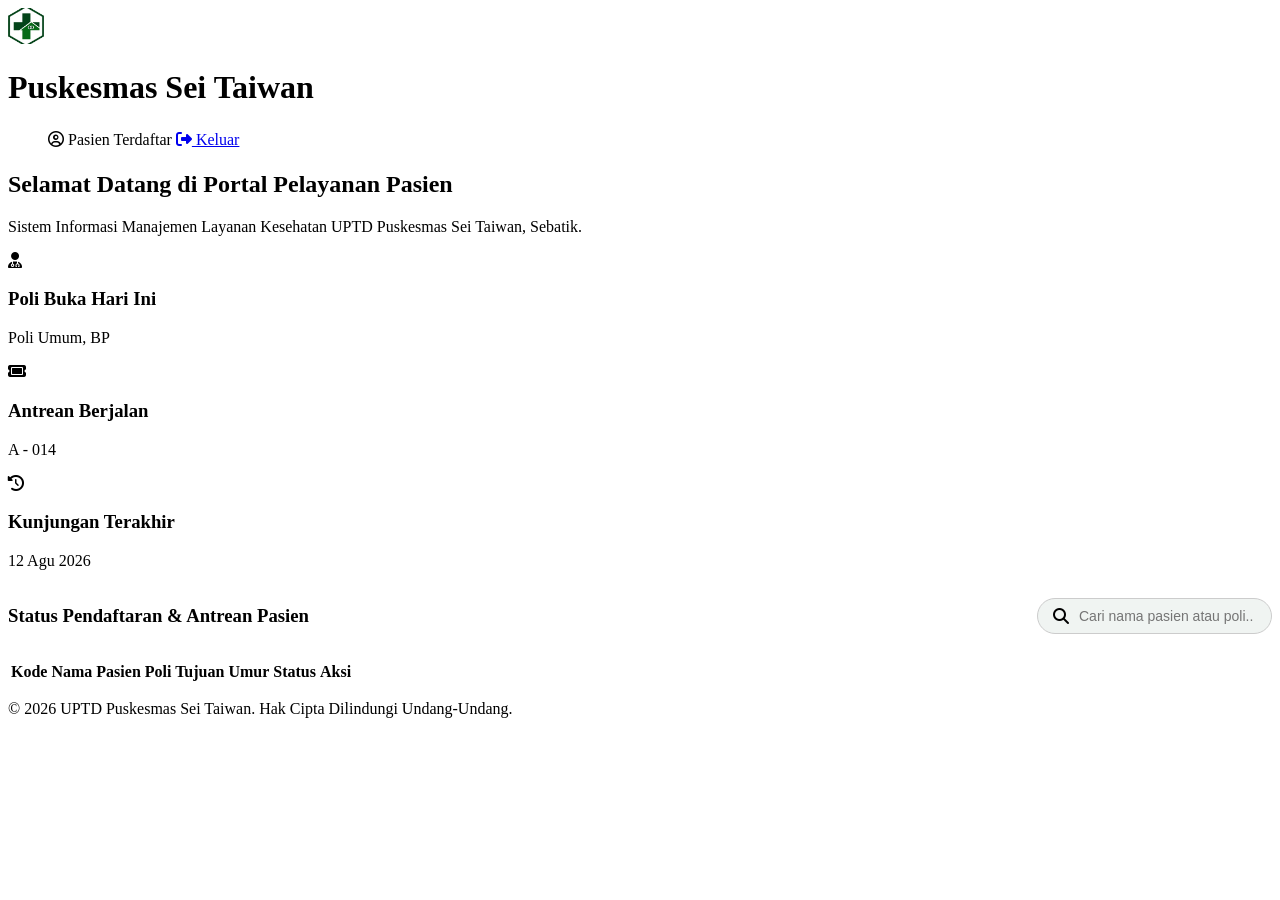
<file: dashboard.html>
<!DOCTYPE html>
<html lang="id">
<head>
  <meta charset="UTF-8">
  <meta name="viewport" content="width=device-width, initial-scale=1.0">
  <title>Dashboard Pasien | UPTD Puskesmas Sei Taiwan</title>
  
  <!-- FontAwesome Icon CDN -->
  <link rel="stylesheet" href="https://cdnjs.cloudflare.com/ajax/libs/font-awesome/6.5.1/css/all.min.css" crossorigin="anonymous" referrerpolicy="no-referrer" />
  
  <!-- CSS Khusus Dashboard -->
  <link rel="stylesheet" href="style-dashboard.css">
</head>
<body>

  <!-- NAVBAR ATAS -->
  <header class="navbar">
    <div class="nav-logo">
      <img src="logo-puskesmas.png" alt="Logo Puskesmas" width="36" height="36">
      <h1>Puskesmas Sei Taiwan</h1>
    </div>
    
    <div class="user-profile">
      <!-- FITUR INTERAKSI 3: Toggle Dark Mode (localStorage) -->
      <button id="themeToggle" class="btn-theme" title="Ubah Tema">
        <i class="fa-solid fa-moon"></i>
      </button>
      <span class="user-name"><i class="fa-regular fa-user-circle"></i> Pasien Terdaftar</span>
      <a href="index.html" class="btn-logout"><i class="fa-solid fa-right-from-bracket"></i> Keluar</a>
    </div>
  </header>

  <!-- KONTEN UTAMA DASHBOARD -->
  <main class="dashboard-container">
    
    <div class="welcome-banner">
      <h2>Selamat Datang di Portal Pelayanan Pasien</h2>
      <p>Sistem Informasi Manajemen Layanan Kesehatan UPTD Puskesmas Sei Taiwan, Sebatik.</p>
    </div>

    <!-- KARTU STATISTIK & INFO RINGKAS -->
    <div class="stats-grid">
      <div class="stat-card">
        <div class="stat-icon"><i class="fa-solid fa-user-doctor"></i></div>
        <div class="stat-info">
          <h3>Poli Buka Hari Ini</h3>
          <p>Poli Umum, BP</p>
        </div>
      </div>

      <div class="stat-card">
        <div class="stat-icon"><i class="fa-solid fa-ticket"></i></div>
        <div class="stat-info">
          <h3>Antrean Berjalan</h3>
          <p id="totalAntreanCount">A - 014</p>
        </div>
      </div>

      <div class="stat-card">
        <div class="stat-icon"><i class="fa-solid fa-clock-rotate-left"></i></div>
        <div class="stat-info">
          <h3>Kunjungan Terakhir</h3>
          <p>12 Agu 2026</p>
        </div>
      </div>
    </div>

    <!-- TABEL JADWAL & STATUS ANTREAN PASIEN -->
    <div class="info-section">
      <div class="table-header">
        <h3 class="section-title">Status Pendaftaran & Antrean Pasien</h3>
        
        <!-- FITUR INTERAKSI 1: Filter/Pencarian DOM Event -->
        <div class="search-box">
          <i class="fa-solid fa-magnifying-glass"></i>
          <input type="text" id="searchInput" placeholder="Cari nama pasien atau poli...">
        </div>
      </div>

      <div class="table-responsive">
        <table>
          <thead>
            <tr>
              <th>Kode</th>
              <th>Nama Pasien</th>
              <th>Poli Tujuan</th>
              <th>Umur</th>
              <th>Status</th>
              <th>Aksi</th>
            </tr>
          </thead>
          <tbody id="patientTableBody">
            <!-- Data akan di-render secara dinamis oleh DOM di main.js -->
          </tbody>
        </table>
      </div>
    </div>

  </main>

  <!-- FITUR INTERAKSI 2: Modal Detail Pasien -->
  <div id="detailModal" class="modal">
    <div class="modal-content">
      <span class="close-btn" id="closeModal">&times;</span>
      <h3><i class="fa-solid fa-id-card"></i> Detail Antrean Pasien</h3>
      <hr><br>
      <div id="modalBody">
        <!-- Detail pasien akan dimasukkan lewat DOM innerHTML -->
      </div>
    </div>
  </div>

  <!-- FOOTER -->
  <footer>
    <p>&copy; 2026 UPTD Puskesmas Sei Taiwan. Hak Cipta Dilindungi Undang-Undang.</p>
  </footer>

  <!-- SCRIPT MODUL JS -->
  <script type="module" src="main.js"></script>

</body>
</html>
</file>
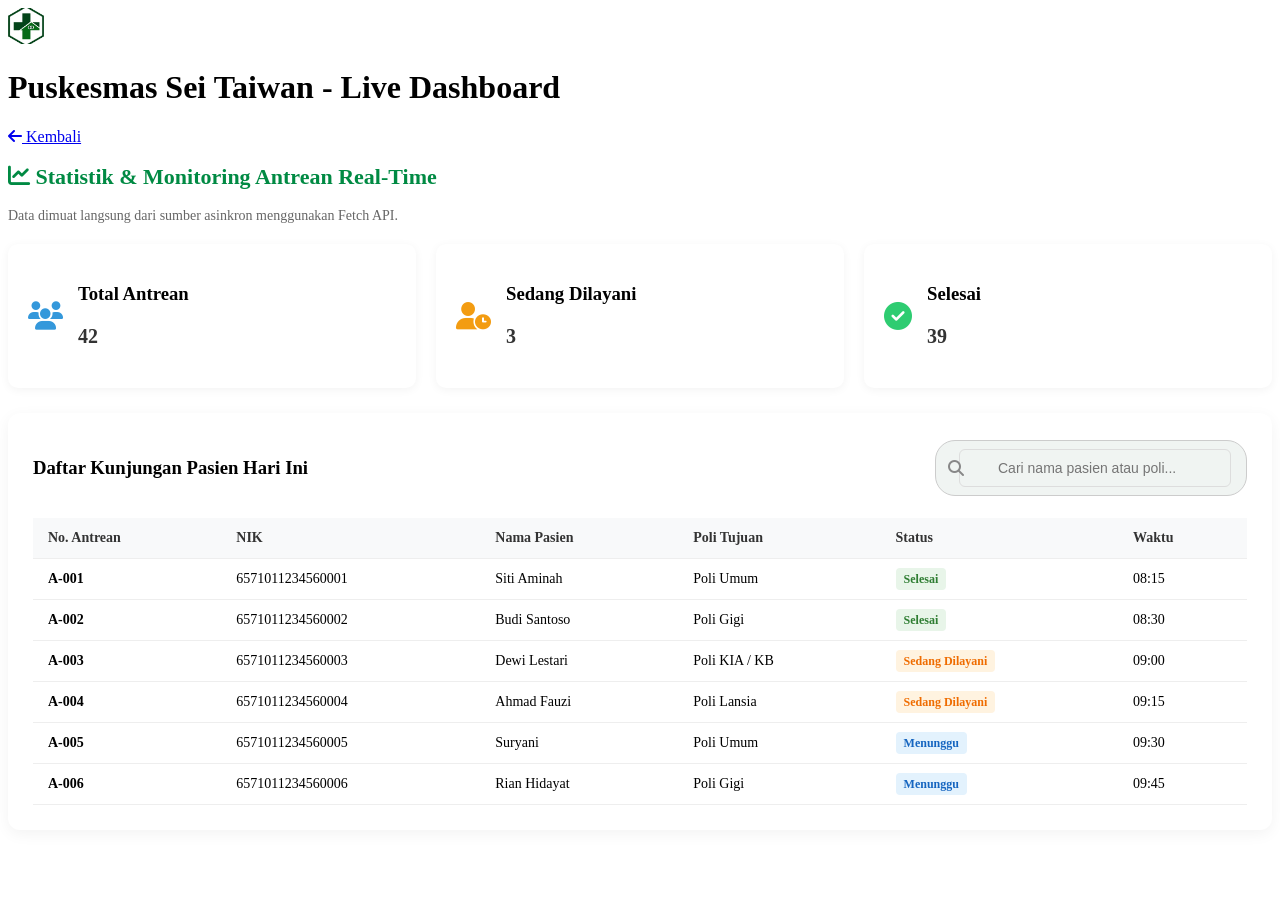
<file: mini-dashboard.html>
<!DOCTYPE html>
<html lang="id">
<head>
  <meta charset="UTF-8">
  <meta name="viewport" content="width=device-width, initial-scale=1.0">
  <title>Mini Dashboard API | Puskesmas Sei Taiwan</title>
  
  <link rel="stylesheet" href="https://cdnjs.cloudflare.com/ajax/libs/font-awesome/6.5.1/css/all.min.css" crossorigin="anonymous" referrerpolicy="no-referrer" />
  <link rel="stylesheet" href="style-dashboard.css">
  <link rel="stylesheet" href="style-api.css">
</head>
<body>

  <!-- NAVBAR -->
  <header class="navbar">
    <div class="nav-logo">
      <img src="logo-puskesmas.png" alt="Logo Puskesmas" width="36" height="36">
      <h1>Puskesmas Sei Taiwan - Live Dashboard</h1>
    </div>
    <div class="user-profile">
      <a href="dashboard.html" class="btn-logout"><i class="fa-solid fa-arrow-left"></i> Kembali</a>
    </div>
  </header>

  <main class="dashboard-container">
    <div class="api-section-header">
      <h2><i class="fa-solid fa-chart-line"></i> Statistik & Monitoring Antrean Real-Time</h2>
      <p>Data dimuat langsung dari sumber asinkron menggunakan Fetch API.</p>
    </div>

    <!-- STAT CARDS -->
    <div class="stats-grid">
      <div class="stat-card">
        <i class="fa-solid fa-users icon-blue"></i>
        <div>
          <h3>Total Antrean</h3>
          <p id="statTotal" class="stat-value">-</p>
        </div>
      </div>
      <div class="stat-card">
        <i class="fa-solid fa-user-clock icon-orange"></i>
        <div>
          <h3>Sedang Dilayani</h3>
          <p id="statActive" class="stat-value">-</p>
        </div>
      </div>
      <div class="stat-card">
        <i class="fa-solid fa-circle-check icon-green"></i>
        <div>
          <h3>Selesai</h3>
          <p id="statDone" class="stat-value">-</p>
        </div>
      </div>
    </div>

    <!-- SEARCH & FILTER SECTION -->
    <div class="table-card">
      <div class="table-header-flex">
        <h3>Daftar Kunjungan Pasien Hari Ini</h3>
        <div class="search-box">
          <i class="fa-solid fa-search"></i>
          <input type="text" id="searchPasien" placeholder="Cari nama pasien atau poli...">
        </div>
      </div>

      <!-- LOADING STATE -->
      <div id="loadingState" class="state-container">
        <i class="fa-solid fa-spinner fa-spin fa-2x"></i>
        <p>Memuat data antrean dari server...</p>
      </div>

      <!-- ERROR STATE -->
      <div id="errorState" class="state-container error-box" style="display: none;">
        <i class="fa-solid fa-triangle-exclamation fa-2x"></i>
        <p id="errorMessage">Gagal memuat data.</p>
        <button id="btnRetry" class="btn-retry">Coba Lagi</button>
      </div>

      <!-- TABLE DATA -->
      <div class="table-responsive">
        <table id="tablePasien" style="display: none;">
          <thead>
            <tr>
              <th>No. Antrean</th>
              <th>NIK</th>
              <th>Nama Pasien</th>
              <th>Poli Tujuan</th>
              <th>Status</th>
              <th>Waktu</th>
            </tr>
          </thead>
          <tbody id="tbodyPasien">
            <!-- Data terisi lewat JavaScript -->
          </tbody>
        </table>
      </div>
      
      <p id="noDataMessage" style="display: none; text-align: center; padding: 20px; color: #666;">Data pasien tidak ditemukan.</p>
    </div>
  </main>

  <script type="module" src="api-dashboard.js"></script>
</body>
</html>
</file>
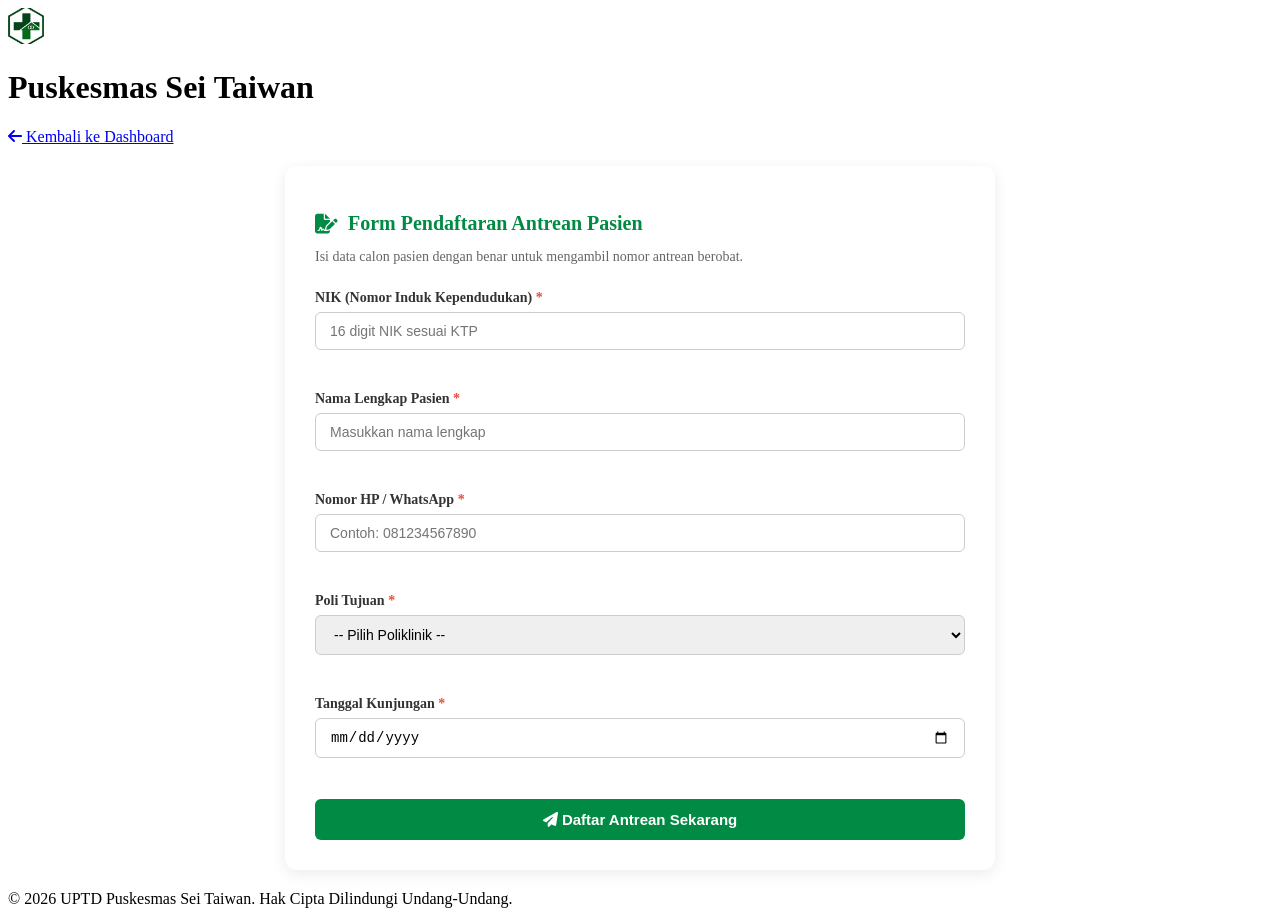
<file: pendaftaran.html>
<!DOCTYPE html>
<html lang="id">
<head>
  <meta charset="UTF-8">
  <meta name="viewport" content="width=device-width, initial-scale=1.0">
  <title>Pendaftaran Antrean Online | UPTD Puskesmas Sei Taiwan</title>
  
  <link rel="stylesheet" href="https://cdnjs.cloudflare.com/ajax/libs/font-awesome/6.5.1/css/all.min.css" crossorigin="anonymous" referrerpolicy="no-referrer" />
  <link rel="stylesheet" href="style-dashboard.css">
  <link rel="stylesheet" href="style-form.css">
</head>
<body>

  <!-- NAVBAR -->
  <header class="navbar">
    <div class="nav-logo">
      <img src="logo-puskesmas.png" alt="Logo Puskesmas" width="36" height="36">
      <h1>Puskesmas Sei Taiwan</h1>
    </div>
    <div class="user-profile">
      <a href="dashboard.html" class="btn-logout"><i class="fa-solid fa-arrow-left"></i> Kembali ke Dashboard</a>
    </div>
  </header>

  <!-- CONTAINER FORM -->
  <main class="dashboard-container">
    <div class="form-card">
      <h2 class="form-title"><i class="fa-solid fa-file-signature"></i> Form Pendaftaran Antrean Pasien</h2>
      <p class="form-subtitle">Isi data calon pasien dengan benar untuk mengambil nomor antrean berobat.</p>

      <!-- Alert Status -->
      <div id="alertSuccess" class="alert alert-success" role="alert" aria-live="polite" style="display: none;">
        <i class="fa-solid fa-circle-check"></i> Pendaftaran Berhasil! Nomor Antrean Anda: <strong id="registeredQueueNumber">A-019</strong>
      </div>

      <form id="registrationForm" novalidate>
        
        <!-- Field 1: NIK -->
        <div class="form-group">
          <label for="nik">NIK (Nomor Induk Kependudukan) <span class="required">*</span></label>
          <input type="text" id="nik" name="nik" placeholder="16 digit NIK sesuai KTP" maxlength="16" aria-describedby="nikError" required>
          <small id="nikError" class="error-message" aria-live="polite"></small>
        </div>

        <!-- Field 2: Nama Pasien -->
        <div class="form-group">
          <label for="nama">Nama Lengkap Pasien <span class="required">*</span></label>
          <input type="text" id="nama" name="nama" placeholder="Masukkan nama lengkap" aria-describedby="namaError" required>
          <small id="namaError" class="error-message" aria-live="polite"></small>
        </div>

        <!-- Field 3: Nomor HP -->
        <div class="form-group">
          <label for="noHp">Nomor HP / WhatsApp <span class="required">*</span></label>
          <input type="tel" id="noHp" name="noHp" placeholder="Contoh: 081234567890" aria-describedby="noHpError" required>
          <small id="noHpError" class="error-message" aria-live="polite"></small>
        </div>

        <!-- Field 4: Poli Tujuan -->
        <div class="form-group">
          <label for="poli">Poli Tujuan <span class="required">*</span></label>
          <select id="poli" name="poli" aria-describedby="poliError" required>
            <option value="">-- Pilih Poliklinik --</option>
            <option value="Poli Umum">Poli Umum</option>
            <option value="Poli Gigi">Poli Gigi</option>
            <option value="Poli KIA / KB">Poli KIA / KB</option>
            <option value="Poli Lansia">Poli Lansia</option>
          </select>
          <small id="poliError" class="error-message" aria-live="polite"></small>
        </div>

        <!-- Field 5: Tanggal Kunjungan -->
        <div class="form-group">
          <label for="tanggal">Tanggal Kunjungan <span class="required">*</span></label>
          <input type="date" id="tanggal" name="tanggal" aria-describedby="tanggalError" required>
          <small id="tanggalError" class="error-message" aria-live="polite"></small>
        </div>

        <!-- Submit Button -->
        <button type="submit" id="btnSubmit" class="btn-submit">
          <i class="fa-solid fa-paper-plane"></i> Daftar Antrean Sekarang
        </button>

      </form>
    </div>
  </main>

  <footer>
    <p>&copy; 2026 UPTD Puskesmas Sei Taiwan. Hak Cipta Dilindungi Undang-Undang.</p>
  </footer>

  <script type="module" src="form-validation.js"></script>
</body>
</html>
</file>
<file: style-dashboard.css>
/* SEARCH BOX & TABLE HEADER */
.table-header {
  display: flex;
  justify-content: space-between;
  align-items: center;
  flex-wrap: wrap;
  gap: 15px;
  margin-bottom: 15px;
}

.search-box {
  display: flex;
  align-items: center;
  background: #f0f4f2;
  padding: 8px 15px;
  border-radius: 20px;
  border: 1px solid #ccc;
}

.search-box input {
  border: none;
  background: transparent;
  outline: none;
  margin-left: 8px;
  font-size: 14px;
}

.btn-action {
  background-color: #008a43;
  color: white;
  border: none;
  padding: 6px 12px;
  border-radius: 5px;
  cursor: pointer;
  font-size: 12px;
}

.btn-action:hover {
  background-color: #006e35;
}

/* MODAL STYLES */
.modal {
  display: none;
  position: fixed;
  z-index: 1000;
  left: 0;
  top: 0;
  width: 100%;
  height: 100%;
  background-color: rgba(0,0,0,0.5);
  justify-content: center;
  align-items: center;
}

.modal-content {
  background-color: white;
  padding: 25px;
  border-radius: 10px;
  width: 90%;
  max-width: 450px;
  position: relative;
  box-shadow: 0 4px 20px rgba(0,0,0,0.2);
}

.close-btn {
  position: absolute;
  right: 15px;
  top: 10px;
  font-size: 24px;
  cursor: pointer;
  color: #888;
}

/* DARK MODE STYLES (STORAGE PREFERENCE) */
body.dark-mode {
  background-color: #1a1a1a;
  color: #f0f0f0;
}

body.dark-mode .info-section,
body.dark-mode .stat-card,
body.dark-mode .modal-content {
  background-color: #2a2a2a;
  color: #ffffff;
}

body.dark-mode th {
  background-color: #333333;
  color: #ffffff;
}

body.dark-mode td {
  border-bottom: 1px solid #444;
}

.btn-theme {
  background: transparent;
  border: none;
  color: white;
  font-size: 18px;
  cursor: pointer;
  margin-right: 10px;
}
</file>
<file: style-api.css>
.api-section-header {
  margin-bottom: 20px;
}
.api-section-header h2 {
  color: #008a43;
  font-size: 22px;
}
.api-section-header p {
  color: #666;
  font-size: 14px;
}

.stats-grid {
  display: grid;
  grid-template-columns: repeat(auto-fit, minmax(200px, 1fr));
  gap: 20px;
  margin-bottom: 25px;
}

.stat-card {
  background: white;
  padding: 20px;
  border-radius: 10px;
  display: flex;
  align-items: center;
  gap: 15px;
  box-shadow: 0 2px 10px rgba(0,0,0,0.05);
}

.stat-card i {
  font-size: 28px;
}
.icon-blue { color: #3498db; }
.icon-orange { color: #f39c12; }
.icon-green { color: #2ecc71; }

.stat-value {
  font-size: 20px;
  font-weight: 700;
  color: #333;
}

.table-card {
  background: white;
  padding: 25px;
  border-radius: 12px;
  box-shadow: 0 4px 15px rgba(0,0,0,0.05);
}

.table-header-flex {
  display: flex;
  justify-content: space-between;
  align-items: center;
  margin-bottom: 20px;
  flex-wrap: wrap;
  gap: 15px;
}

.search-box {
  position: relative;
  width: 280px;
}

.search-box i {
  position: absolute;
  left: 12px;
  top: 50%;
  transform: translateY(-50%);
  color: #888;
}

.search-box input {
  width: 100%;
  padding: 10px 10px 10px 38px;
  border: 1px solid #ddd;
  border-radius: 6px;
  font-size: 14px;
}

.state-container {
  text-align: center;
  padding: 40px;
  color: #666;
}

.error-box {
  color: #e74c3c;
}

.btn-retry {
  margin-top: 10px;
  padding: 8px 16px;
  background: #e74c3c;
  color: white;
  border: none;
  border-radius: 5px;
  cursor: pointer;
}

/* Tabel Styling */
.table-responsive {
  overflow-x: auto;
}

table {
  width: 100%;
  border-collapse: collapse;
  text-align: left;
}

table th, table td {
  padding: 12px 15px;
  border-bottom: 1px solid #eee;
  font-size: 14px;
}

table th {
  background-color: #f8f9fa;
  color: #333;
  font-weight: 600;
}

.badge-selesai { background: #e8f5e9; color: #2e7d32; padding: 4px 8px; border-radius: 4px; font-size: 12px; font-weight: 600; }
.badge-proses { background: #fff3e0; color: #ef6c00; padding: 4px 8px; border-radius: 4px; font-size: 12px; font-weight: 600; }
.badge-tunggu { background: #e3f2fd; color: #1565c0; padding: 4px 8px; border-radius: 4px; font-size: 12px; font-weight: 600; }
</file>
<file: style-form.css>
/* FORM CONTAINER */
.form-card {
  background: #ffffff;
  padding: 30px;
  border-radius: 12px;
  box-shadow: 0 4px 15px rgba(0, 0, 0, 0.08);
  max-width: 650px;
  margin: 20px auto;
}

.form-title {
  color: #008a43;
  font-size: 20px;
  margin-bottom: 5px;
  display: flex;
  align-items: center;
  gap: 10px;
}

.form-subtitle {
  color: #666;
  font-size: 14px;
  margin-bottom: 25px;
}

.form-group {
  margin-bottom: 20px;
  display: flex;
  flex-direction: column;
}

.form-group label {
  font-weight: 600;
  font-size: 14px;
  margin-bottom: 6px;
  color: #333;
}

.required {
  color: #e74c3c;
}

.form-group input,
.form-group select {
  padding: 10px 14px;
  border: 1px solid #ccc;
  border-radius: 6px;
  font-size: 14px;
  transition: border-color 0.2s, box-shadow 0.2s;
}

.form-group input:focus,
.form-group select:focus {
  outline: none;
  border-color: #008a43;
  box-shadow: 0 0 0 3px rgba(0, 138, 67, 0.15);
}

/* INPUT ERROR STATE */
.form-group.invalid input,
.form-group.invalid select {
  border-color: #e74c3c;
  background-color: #fdf2f2;
}

.error-message {
  color: #e74c3c;
  font-size: 12px;
  margin-top: 5px;
  min-height: 16px;
  font-weight: 500;
}

/* ALERT SUCCESS */
.alert {
  padding: 15px 20px;
  border-radius: 8px;
  margin-bottom: 20px;
  font-size: 14px;
}

.alert-success {
  background-color: #e8f5e9;
  color: #2e7d32;
  border: 1px solid #c8e6c9;
}

.btn-submit {
  width: 100%;
  background-color: #008a43;
  color: white;
  padding: 12px;
  border: none;
  border-radius: 6px;
  font-size: 15px;
  font-weight: 700;
  cursor: pointer;
  transition: background-color 0.2s;
}

.btn-submit:hover {
  background-color: #006e35;
}
</file>
